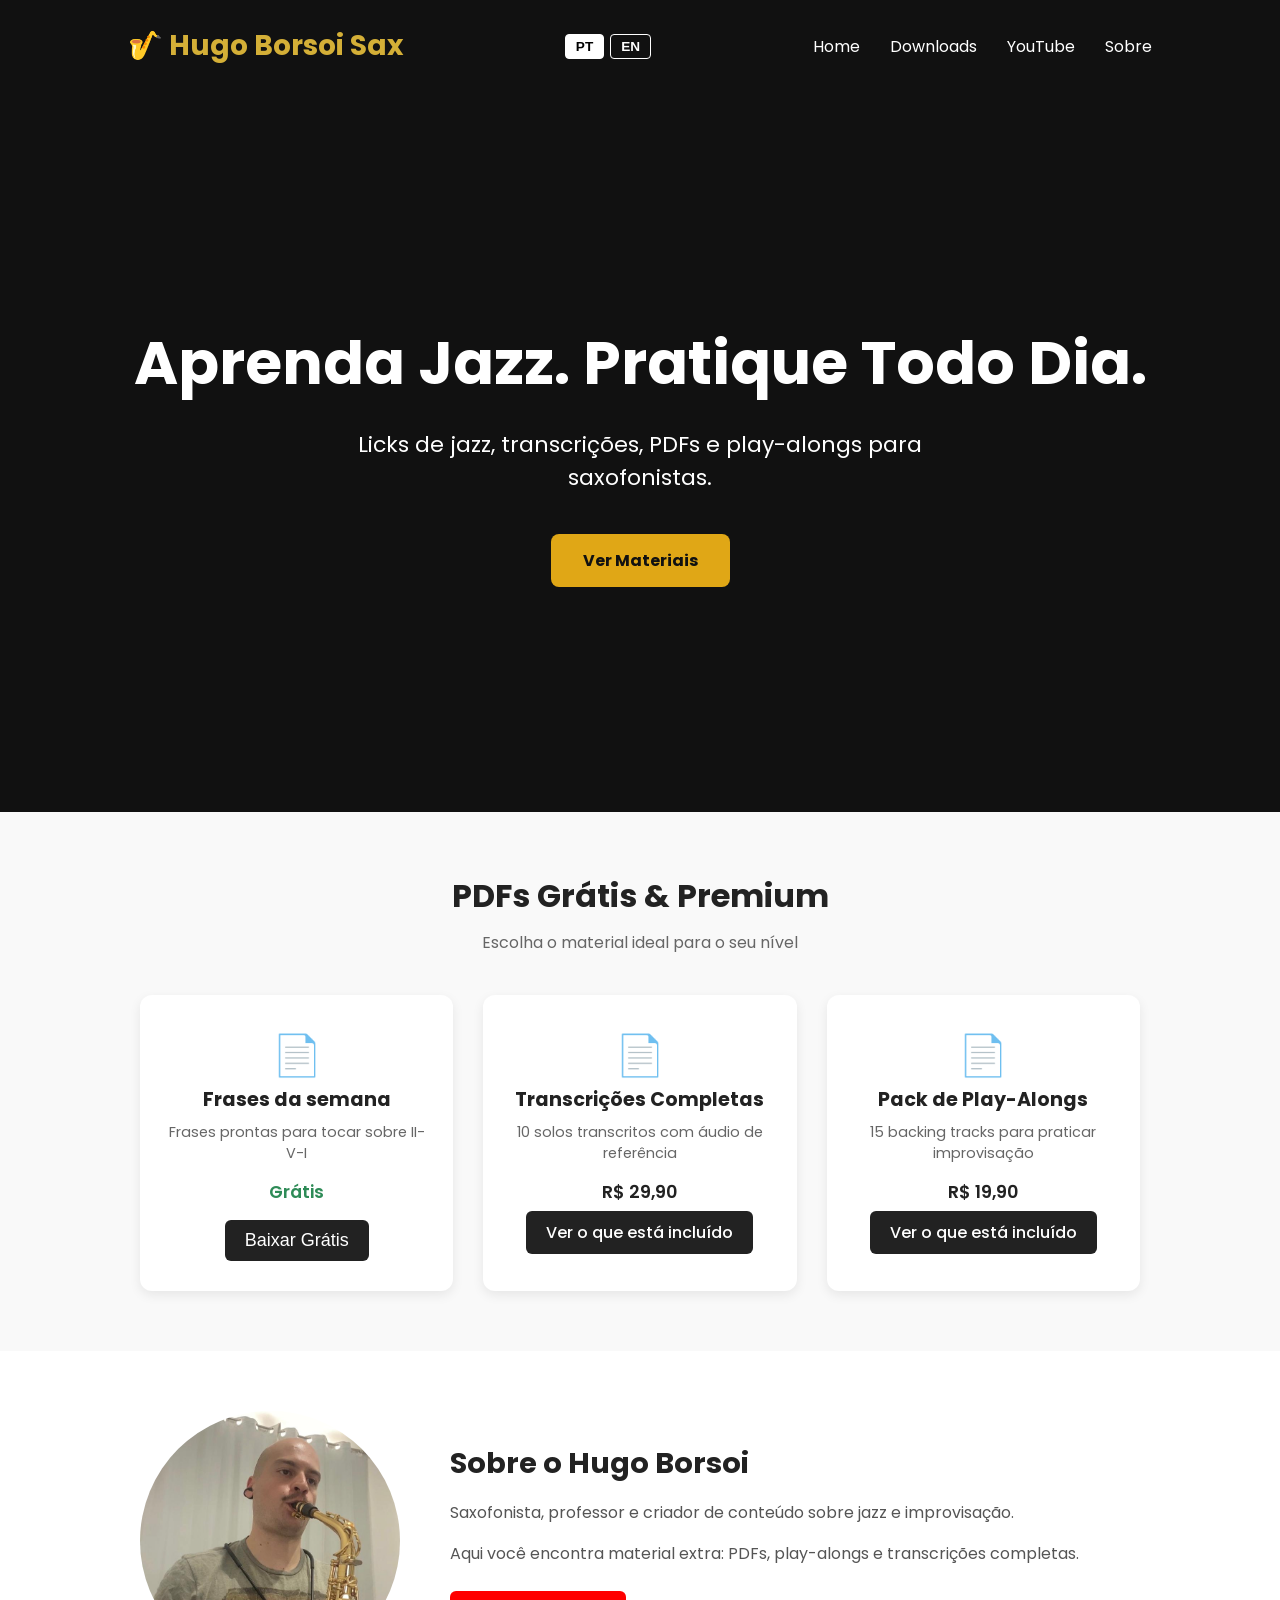
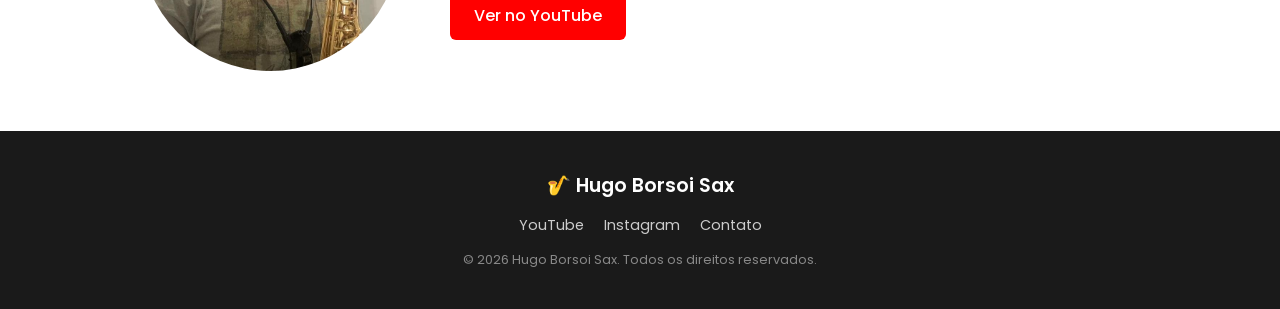
<file: index.html>
<!DOCTYPE html>
<html lang="pt-BR">
<head>
    <meta charset="UTF-8">
    <meta name="viewport" content="width=device-width, initial-scale=1.0">

    <title>Hugo Borsoi Sax | Jazz Saxophone Resources</title>
    <link rel="icon" href="favicon.ico">

    <meta name="description" content="PDFs, transcrições e play-alongs de jazz para saxofonistas. Aprenda com Hugo Borsoi.">

<meta property="og:title" content="Hugo Borsoi Sax">
<meta property="og:description" content="PDFs, transcrições e play-alongs de jazz para saxofonistas.">
<meta property="og:image" content="https://hugoborsoisax.github.io/images/hugo-borsoi.jpg">
<meta property="og:url" content="https://hugoborsoisax.github.io/">
<meta property="og:type" content="website">

    <link rel="preconnect" href="https://fonts.googleapis.com">
<link rel="preconnect" href="https://fonts.gstatic.com" crossorigin>

<link href="https://fonts.googleapis.com/css2?family=Poppins:wght@300;400;600;700&display=swap" rel="stylesheet">
    <link rel="stylesheet" href="css/style.css">
</head>

<body>

<header>

    <div class="logo">
        <span>🎷</span> Hugo Borsoi Sax
    </div>

    <button class="menu-toggle" id="menuToggle">☰</button>
    
    <div class="lang-switch">
    <button id="langPT">PT</button>
    <button id="langEN">EN</button>
    </div>

    <nav id="navMenu">
    <a href="#" data-i18n="nav_home">Home</a>
    <a href="#downloads" data-i18n="nav_downloads">Downloads</a>
    <a href="https://www.youtube.com/@HugoBorsoiSax" target="_blank" data-i18n="nav_youtube">YouTube</a>
    <a href="#about" data-i18n="nav_about">About</a>
    </nav>

</header>

<section class="hero">

    <h1 data-i18n="hero_title">Learn Jazz. Practice Every Day.</h1>

    <p data-i18n="hero_text">
    Jazz licks, transcriptions, PDFs and play-alongs
    for saxophone players.
    </p>

    <a href="#downloads" class="hero-cta" data-i18n="hero_button">Ver Materiais</a>

</section>
<section class="downloads" id="downloads">

    <h2 data-i18n="downloads_title">Free & Premium PDFs</h2>
    <p class="downloads-subtitle" data-i18n="downloads_subtitle">Escolha o material ideal para o seu nível</p>

    <div class="downloads-grid">

        <div class="download-card">
            <span style="font-size: 40px;">📄</span>
           <h3 data-i18n="card1_title">Frases da semana</h3>
            <p data-i18n="card1_text">Frases prontas para tocar sobre II-V-I</p>
            <span class="price free">Grátis</span>
            <button class="btn-download" data-product="jazz-licks-free" data-i18n="card1_button">Baixar Grátis</button>
        </div>

        <div class="download-card">
            <span style="font-size: 40px;">📄</span>
            <h3 data-i18n="card2_title">Transcrições Completas</h3>
            <p data-i18n="card2_text">10 solos transcritos com áudio de referência</p>
            <span class="price">R$ 29,90</span>
            <a href="transcricoes.html" class="btn-download" data-i18n="card2_button">Ver o que está incluído</a>
        </div>

        <div class="download-card">
            <span style="font-size: 40px;">📄</span>
            <h3 data-i18n="card3_title">Pack de Play-Alongs</h3>
            <p data-i18n="card3_text">15 backing tracks para praticar improvisação</p>
            <span class="price">R$ 19,90</span>
            <a href="play-alongs.html" class="btn-download" data-i18n="card3_button">Ver o que está incluído</a>
        </div>

    </div>

</section>
<section class="about" id="about">

    <div class="about-content">

        <img src="images/hugo-borsoi.jpg" alt="Hugo Borsoi" class="about-photo">

        <div class="about-text">
            <h2 data-i18n="about_title">Sobre o Hugo Borsoi</h2>
            <p data-i18n="about_text1">
                Saxofonista, professor e criador de conteúdo sobre jazz e improvisação.
                No meu canal do YouTube, ensino técnicas, licks e transcrições para
                quem quer sair do básico e realmente tocar jazz com fluência.
            </p>
            <p data-i18n="about_text2">
                Aqui você encontra material extra: PDFs, play-alongs e transcrições
                completas para praticar no seu ritmo.
            </p>

            <a href="https://www.youtube.com/@HugoBorsoiSax" target="_blank" class="btn-youtube" data-i18n="about_button">
                Ver no YouTube
            </a>
        </div>

    </div>

</section>
<footer>

    <div class="footer-content">

        <div class="footer-logo">
            <span>🎷 Hugo Borsoi Sax</span>
        </div>

        <div class="footer-links">
            <a href="https://www.youtube.com/@HugoBorsoiSax" target="_blank">YouTube</a>
            <a href="#" target="_blank">Instagram</a>
            <a href="mailto:seuemail@exemplo.com">Contato</a>
        </div>

        <p class="footer-copy">&copy; 2026 Hugo Borsoi Sax. Todos os direitos reservados.</p>

    </div>

</footer>

<div class="modal-overlay" id="emailModal">
    <div class="modal-box">
        <button class="modal-close" id="closeModal">&times;</button>

        <h3 data-i18n="modal_title">Quase lá! 🎷</h3>
        <p data-i18n="modal_text">Digite seu email para receber o PDF gratuito agora mesmo.</p>

        <form id="emailForm">
            <input type="email" id="emailInput" placeholder="seuemail@exemplo.com" required>
            <button type="submit" class="btn-download" data-i18n="modal_button">Enviar e Baixar</button>
        </form>

        <p class="modal-status" id="modalStatus"></p>
    </div>
</div>

<script src="js/script.js"></script>

</body>
</html>
</file>
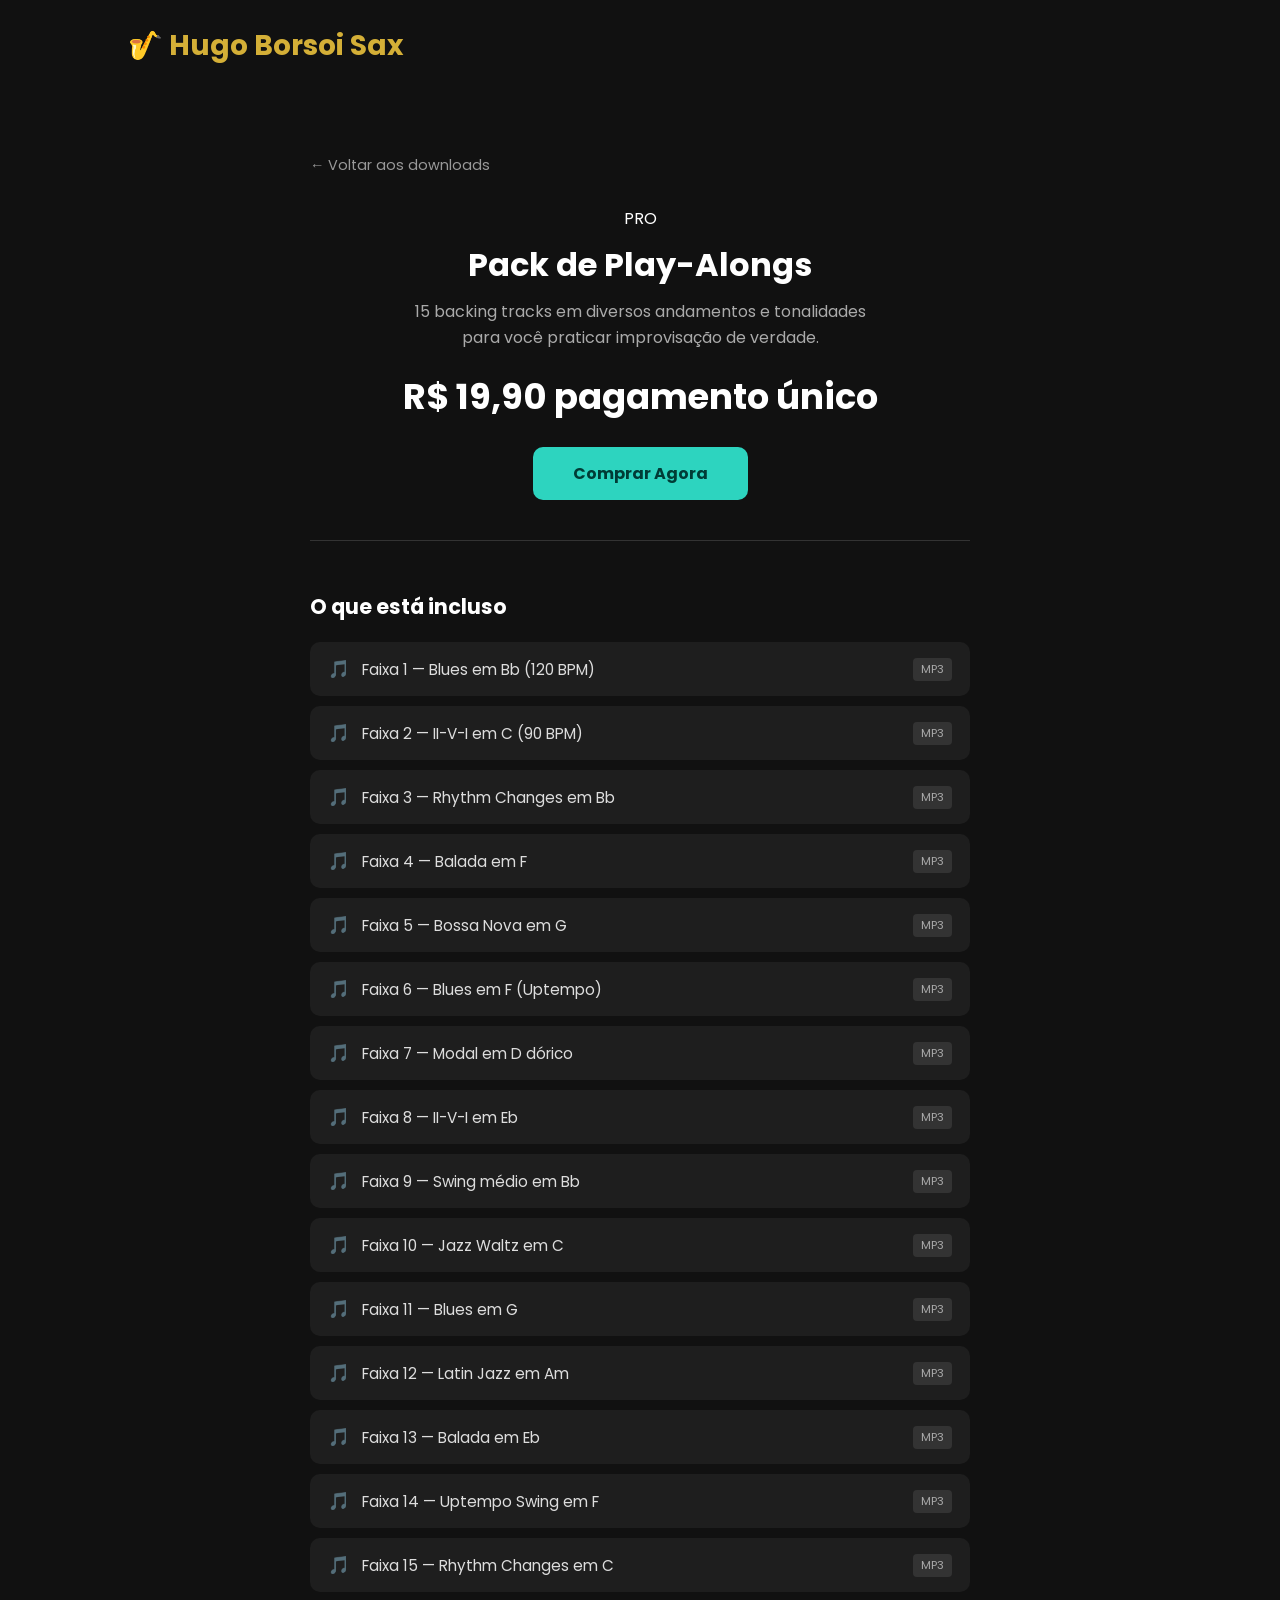
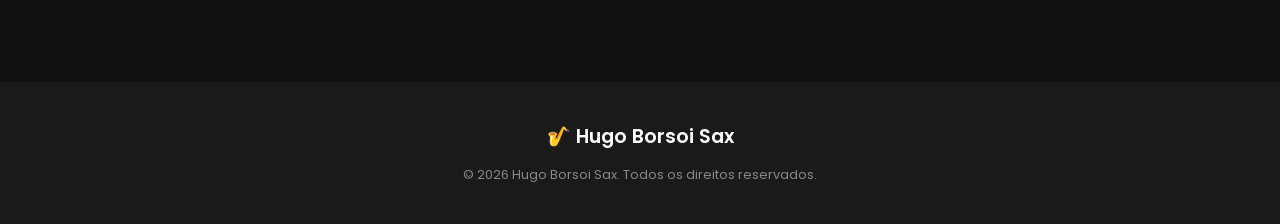
<file: play-alongs.html>
<!DOCTYPE html>
<html lang="pt-BR">
<head>
    <meta charset="UTF-8">
    <meta name="viewport" content="width=device-width, initial-scale=1.0">
    <title>Pack de Play-Alongs | Hugo Borsoi Sax</title>
    <link rel="icon" href="favicon.ico">
    <meta name="description" content="15 backing tracks para praticar improvisação em diversos tons e andamentos.">
    <link rel="preconnect" href="https://fonts.googleapis.com">
    <link rel="preconnect" href="https://fonts.gstatic.com" crossorigin>
    <link href="https://fonts.googleapis.com/css2?family=Poppins:wght@300;400;600;700&display=swap" rel="stylesheet">
    <link rel="stylesheet" href="css/style.css">
</head>
<body>

<header>
    <div class="logo">
        <a href="index.html" style="color: inherit; text-decoration: none;">🎷 Hugo Borsoi Sax</a>
    </div>
</header>

<section class="product-page">

    <a href="index.html#downloads" class="back-link">← Voltar aos downloads</a>

    <div class="product-header">
        <span class="badge pro">PRO</span>
        <h1>Pack de Play-Alongs</h1>
        <p class="product-subtitle">15 backing tracks em diversos andamentos e tonalidades para você praticar improvisação de verdade.</p>
        <div class="product-price">R$ 19,90 <span class="price-note">pagamento único</span></div>
        <a href="#" class="btn-download btn-buy" id="btnBuyPix">Comprar Agora</a>
    </div>

    <div class="file-list">
        <h2>O que está incluso</h2>

        <ul>
            <li><span class="file-icon">🎵</span> Faixa 1 — Blues em Bb (120 BPM) <span class="file-tag">MP3</span></li>
            <li><span class="file-icon">🎵</span> Faixa 2 — II-V-I em C (90 BPM) <span class="file-tag">MP3</span></li>
            <li><span class="file-icon">🎵</span> Faixa 3 — Rhythm Changes em Bb <span class="file-tag">MP3</span></li>
            <li><span class="file-icon">🎵</span> Faixa 4 — Balada em F <span class="file-tag">MP3</span></li>
            <li><span class="file-icon">🎵</span> Faixa 5 — Bossa Nova em G <span class="file-tag">MP3</span></li>
            <li><span class="file-icon">🎵</span> Faixa 6 — Blues em F (Uptempo) <span class="file-tag">MP3</span></li>
            <li><span class="file-icon">🎵</span> Faixa 7 — Modal em D dórico <span class="file-tag">MP3</span></li>
            <li><span class="file-icon">🎵</span> Faixa 8 — II-V-I em Eb <span class="file-tag">MP3</span></li>
            <li><span class="file-icon">🎵</span> Faixa 9 — Swing médio em Bb <span class="file-tag">MP3</span></li>
            <li><span class="file-icon">🎵</span> Faixa 10 — Jazz Waltz em C <span class="file-tag">MP3</span></li>
            <li><span class="file-icon">🎵</span> Faixa 11 — Blues em G <span class="file-tag">MP3</span></li>
            <li><span class="file-icon">🎵</span> Faixa 12 — Latin Jazz em Am <span class="file-tag">MP3</span></li>
            <li><span class="file-icon">🎵</span> Faixa 13 — Balada em Eb <span class="file-tag">MP3</span></li>
            <li><span class="file-icon">🎵</span> Faixa 14 — Uptempo Swing em F <span class="file-tag">MP3</span></li>
            <li><span class="file-icon">🎵</span> Faixa 15 — Rhythm Changes em C <span class="file-tag">MP3</span></li>
        </ul>
    </div>

</section>

<footer>
    <div class="footer-content">
        <div class="footer-logo">
            <span>🎷 Hugo Borsoi Sax</span>
        </div>
        <p class="footer-copy">&copy; 2026 Hugo Borsoi Sax. Todos os direitos reservados.</p>
    </div>
</footer>

<div class="modal-overlay" id="pixModal">
    <div class="modal-box pix-box">
        <button class="modal-close" id="closePixModal">&times;</button>

        <h3>Pagamento via Pix 🎷</h3>
        <p>Pacote: <strong>Pack de Play-Alongs</strong> — R$ 19,90</p>

        <img src="images/pix-qrcode.jpg" alt="QR Code Pix" class="pix-qrcode">

        <p class="pix-label">Ou copie a chave aleatória:</p>
        <div class="pix-key-box">
            <span id="pixKeyText">130ddc69-371e-4e48-bbdb-b0b6b9a3c9a7</span>
            <button id="copyPixKey">Copiar</button>
        </div>

        <div class="pix-instructions">
            <p><strong>Depois de pagar:</strong></p>
            <p>Envie o comprovante para <strong>hugojusticivil@gmail.com</strong> com seu nome e o produto comprado. Você recebe o material em até 24h.</p>
        </div>
    </div>
</div>

<script>
    const btnBuy = document.getElementById('btnBuyPix');
    const pixModal = document.getElementById('pixModal');
    const closePixModal = document.getElementById('closePixModal');
    const copyPixKey = document.getElementById('copyPixKey');
    const pixKeyText = document.getElementById('pixKeyText');

    btnBuy.addEventListener('click', (e) => {
        e.preventDefault();
        pixModal.classList.add('active');
    });

    closePixModal.addEventListener('click', () => {
        pixModal.classList.remove('active');
    });

    copyPixKey.addEventListener('click', () => {
        navigator.clipboard.writeText(pixKeyText.textContent).then(() => {
            copyPixKey.textContent = 'Copiado!';
            setTimeout(() => { copyPixKey.textContent = 'Copiar'; }, 2000);
        });
    });
</script>

</body>
</html>

</body>
</html>
</file>
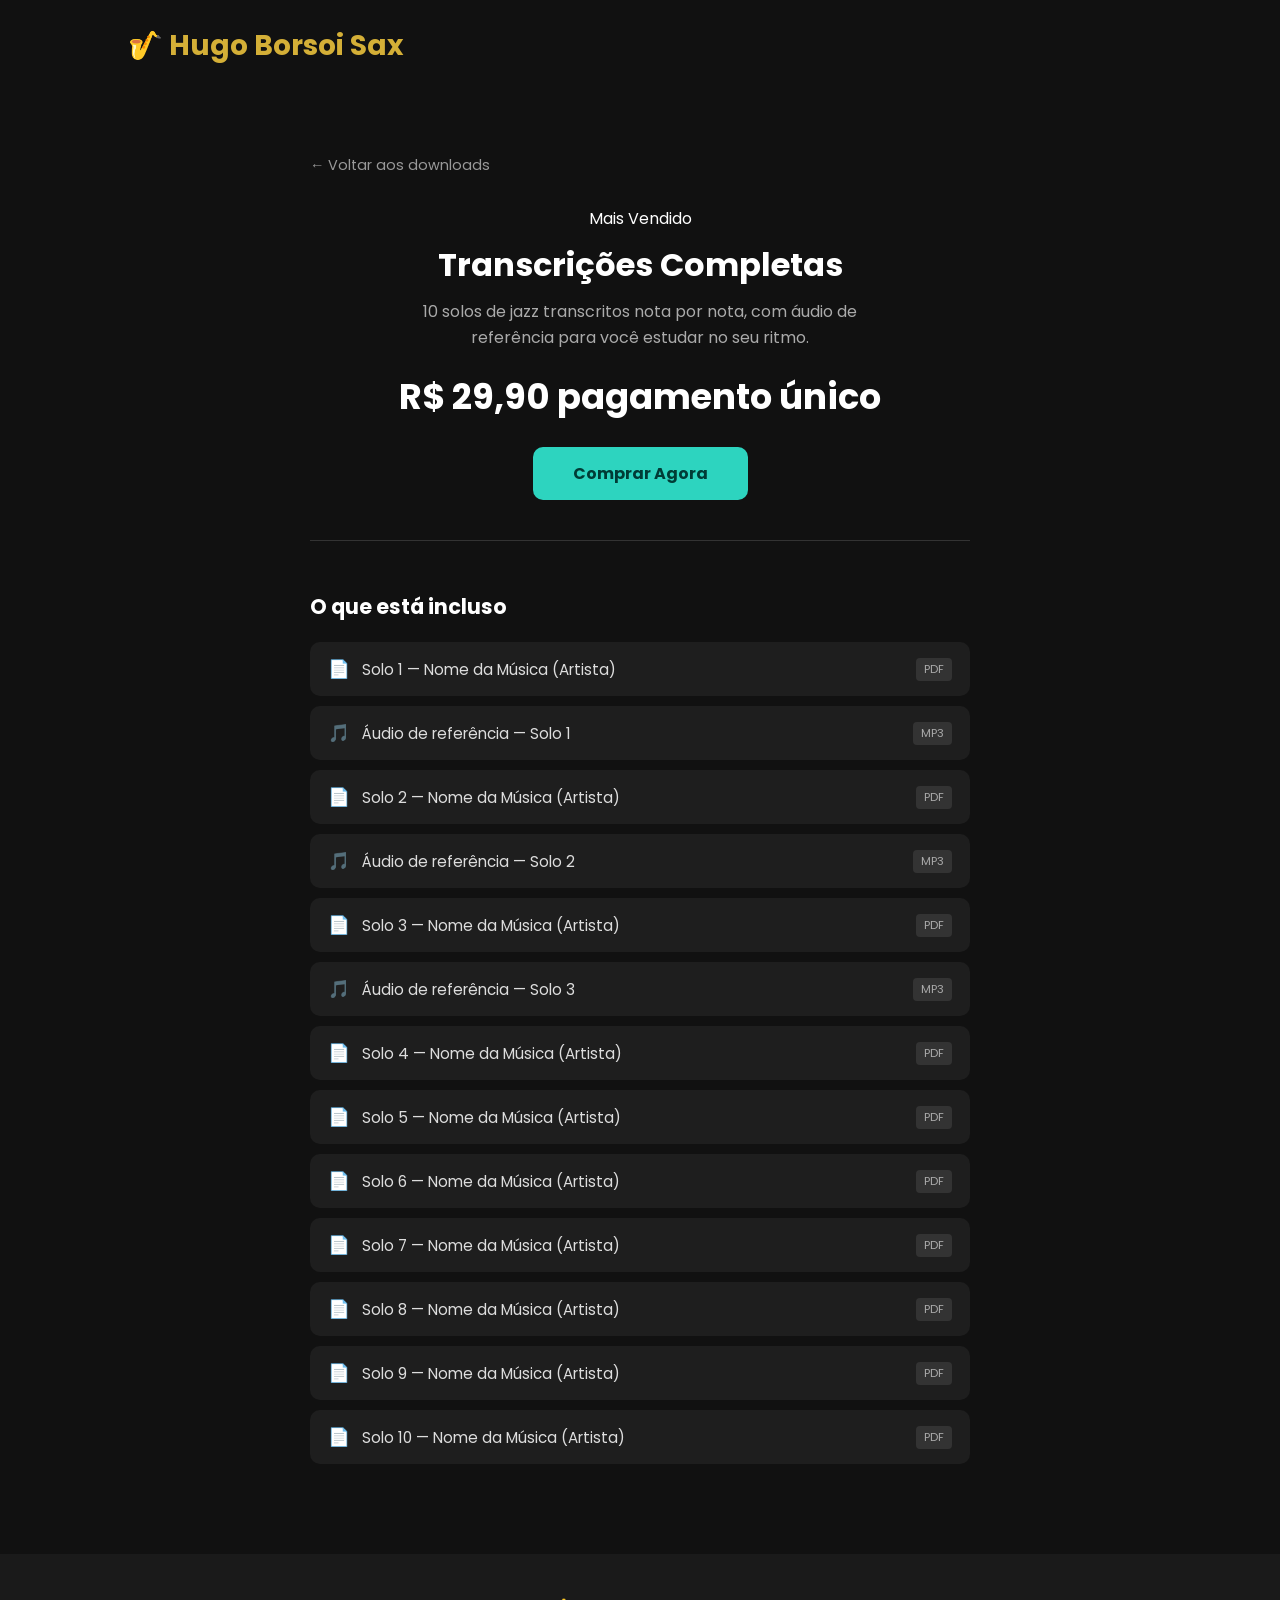
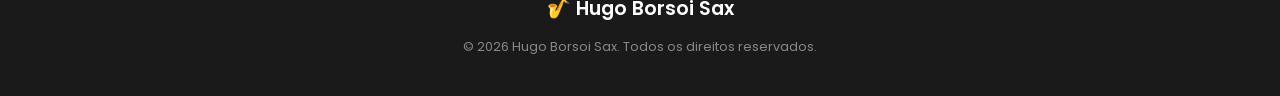
<file: transcricoes.html>
<!DOCTYPE html>
<html lang="pt-BR">
<head>
    <meta charset="UTF-8">
    <meta name="viewport" content="width=device-width, initial-scale=1.0">
    <title>Transcrições Completas | Hugo Borsoi Sax</title>
    <link rel="icon" href="favicon.ico">
    <meta name="description" content="10 solos de jazz transcritos com áudio de referência, para saxofonistas que querem estudar de verdade.">
    <link rel="preconnect" href="https://fonts.googleapis.com">
    <link rel="preconnect" href="https://fonts.gstatic.com" crossorigin>
    <link href="https://fonts.googleapis.com/css2?family=Poppins:wght@300;400;600;700&display=swap" rel="stylesheet">
    <link rel="stylesheet" href="css/style.css">
</head>
<body>

<header>
    <div class="logo">
        <a href="index.html" style="color: inherit; text-decoration: none;">🎷 Hugo Borsoi Sax</a>
    </div>
</header>

<section class="product-page">

    <a href="index.html#downloads" class="back-link">← Voltar aos downloads</a>

    <div class="product-header">
        <span class="badge">Mais Vendido</span>
        <h1>Transcrições Completas</h1>
        <p class="product-subtitle">10 solos de jazz transcritos nota por nota, com áudio de referência para você estudar no seu ritmo.</p>
        <div class="product-price">R$ 29,90 <span class="price-note">pagamento único</span></div>
        <a href="#" class="btn-download btn-buy" id="btnBuyPix">Comprar Agora</a>
    </div>

    <div class="file-list">
        <h2>O que está incluso</h2>

        <ul>
            <li><span class="file-icon">📄</span> Solo 1 — Nome da Música (Artista) <span class="file-tag">PDF</span></li>
            <li><span class="file-icon">🎵</span> Áudio de referência — Solo 1 <span class="file-tag">MP3</span></li>
            <li><span class="file-icon">📄</span> Solo 2 — Nome da Música (Artista) <span class="file-tag">PDF</span></li>
            <li><span class="file-icon">🎵</span> Áudio de referência — Solo 2 <span class="file-tag">MP3</span></li>
            <li><span class="file-icon">📄</span> Solo 3 — Nome da Música (Artista) <span class="file-tag">PDF</span></li>
            <li><span class="file-icon">🎵</span> Áudio de referência — Solo 3 <span class="file-tag">MP3</span></li>
            <li><span class="file-icon">📄</span> Solo 4 — Nome da Música (Artista) <span class="file-tag">PDF</span></li>
            <li><span class="file-icon">📄</span> Solo 5 — Nome da Música (Artista) <span class="file-tag">PDF</span></li>
            <li><span class="file-icon">📄</span> Solo 6 — Nome da Música (Artista) <span class="file-tag">PDF</span></li>
            <li><span class="file-icon">📄</span> Solo 7 — Nome da Música (Artista) <span class="file-tag">PDF</span></li>
            <li><span class="file-icon">📄</span> Solo 8 — Nome da Música (Artista) <span class="file-tag">PDF</span></li>
            <li><span class="file-icon">📄</span> Solo 9 — Nome da Música (Artista) <span class="file-tag">PDF</span></li>
            <li><span class="file-icon">📄</span> Solo 10 — Nome da Música (Artista) <span class="file-tag">PDF</span></li>
        </ul>
    </div>

</section>

<footer>
    <div class="footer-content">
        <div class="footer-logo">
            <span>🎷 Hugo Borsoi Sax</span>
        </div>
        <p class="footer-copy">&copy; 2026 Hugo Borsoi Sax. Todos os direitos reservados.</p>
    </div>
</footer>

<div class="modal-overlay" id="pixModal">
    <div class="modal-box pix-box">
        <button class="modal-close" id="closePixModal">&times;</button>

        <h3>Pagamento via Pix 🎷</h3>
        <p>Pacote: <strong>Transcrições Completas</strong> — R$ 29,90</p>

        <img src="images/pix-qrcode.jpg" alt="QR Code Pix" class="pix-qrcode">

        <p class="pix-label">Ou copie a chave aleatória:</p>
        <div class="pix-key-box">
            <span id="pixKeyText">130ddc69-371e-4e48-bbdb-b0b6b9a3c9a7</span>
            <button id="copyPixKey">Copiar</button>
        </div>

        <div class="pix-instructions">
            <p><strong>Depois de pagar:</strong></p>
            <p>Envie o comprovante para <strong>hugojusticivil@gmail.com</strong> com seu nome e o produto comprado. Você recebe o material em até 24h.</p>
        </div>
    </div>
</div>

<script>
    const btnBuy = document.getElementById('btnBuyPix');
    const pixModal = document.getElementById('pixModal');
    const closePixModal = document.getElementById('closePixModal');
    const copyPixKey = document.getElementById('copyPixKey');
    const pixKeyText = document.getElementById('pixKeyText');

    btnBuy.addEventListener('click', (e) => {
        e.preventDefault();
        pixModal.classList.add('active');
    });

    closePixModal.addEventListener('click', () => {
        pixModal.classList.remove('active');
    });

    copyPixKey.addEventListener('click', () => {
        navigator.clipboard.writeText(pixKeyText.textContent).then(() => {
            copyPixKey.textContent = 'Copiado!';
            setTimeout(() => { copyPixKey.textContent = 'Copiar'; }, 2000);
        });
    });
</script>

</body>
</html>

</body>
</html>
</file>
<file: css/style.css>
*{
    margin:0;
    padding:0;
    box-sizing:border-box;
}
html {
    scroll-behavior: smooth;
}
body{

    background:#111;

    color:white;

    font-family:'Poppins', sans-serif;

}

header{

    display:flex;

    justify-content:space-between;

    align-items:center;

    padding:25px 10%;

}

.logo{

    font-size:28px;

    font-weight:bold;

    color:#d4af37;

}

nav{

    display:flex;

    gap:30px;

}

nav a{

    color:white;

    text-decoration:none;

}

.hero{

    height:80vh;

    display:flex;

    flex-direction:column;

    justify-content:center;

    align-items:center;

    text-align:center;

    padding:20px;

}

.hero h1{

    font-size:60px;

    margin-bottom:20px;

}

.hero p{

    font-size:22px;

    max-width:700px;

    margin-bottom:40px;

}

button{

    background:#d4af37;

    color:#111;

    padding:18px 40px;

    border:none;

    border-radius:50px;

    font-size:18px;

    font-weight:600;

    cursor:pointer;

    transition:0.3s;

}

button:hover{

    transform:translateY(-4px);

    box-shadow:0 12px 30px rgba(212,175,55,.35);

}
nav a{

    color:white;

    text-decoration:none;

    transition:.3s;

}

nav a:hover{

    color:#d4af37;

}
.downloads {
    padding: 60px 40px;
    text-align: center;
    background-color: #f9f9f9;
}

.downloads h2 {
    font-size: 2rem;
    margin-bottom: 10px;
    color: #222;
}

.downloads-subtitle {
    color: #666;
    margin-bottom: 40px;
}

.downloads-grid {
    display: grid;
    grid-template-columns: repeat(auto-fit, minmax(260px, 1fr));
    gap: 30px;
    max-width: 1000px;
    margin: 0 auto;
}

.download-card {
    background: #fff;
    border-radius: 12px;
    padding: 30px 20px;
    box-shadow: 0 4px 12px rgba(0,0,0,0.08);
    transition: transform 0.2s ease;
}

.download-card:hover {
    transform: translateY(-5px);
}

.download-icon {
    width: 50px;
    margin-bottom: 15px;
}

.download-card h3 {
    font-size: 1.2rem;
    margin-bottom: 8px;
    color: #222;
}

.download-card p {
    color: #666;
    font-size: 0.9rem;
    margin-bottom: 15px;
}

.price {
    display: block;
    font-weight: 600;
    font-size: 1.1rem;
    margin-bottom: 15px;
    color: #222;
}

.price.free {
    color: #2e8b57;
}

.btn-download {
    background-color: #222;
    color: #fff;
    border: none;
    padding: 10px 20px;
    border-radius: 6px;
    cursor: pointer;
    font-weight: 500;
    transition: background 0.2s ease;
    text-decoration: none;
}

.btn-download:hover {
    background-color: #444;
}

.modal-overlay {
    display: none;
    position: fixed;
    inset: 0;
    background: rgba(0,0,0,0.6);
    align-items: center;
    justify-content: center;
    z-index: 1000;
}

.modal-overlay.active {
    display: flex;
}

.modal-box {
    background: #fff;
    padding: 35px 30px;
    border-radius: 14px;
    max-width: 380px;
    width: 90%;
    text-align: center;
    position: relative;
    animation: popIn 0.25s ease;
}

@keyframes popIn {
    from { transform: scale(0.9); opacity: 0; }
    to { transform: scale(1); opacity: 1; }
}

.modal-close {
    position: absolute;
    top: 12px;
    right: 16px;
    background: none;
    border: none;
    font-size: 1.5rem;
    cursor: pointer;
    color: #888;
}

.modal-box h3 {
    margin-bottom: 8px;
}

.modal-box p {
    color: #666;
    font-size: 0.9rem;
    margin-bottom: 20px;
}

#emailForm {
    display: flex;
    flex-direction: column;
    gap: 12px;
}

#emailInput {
    padding: 12px;
    border: 1px solid #ccc;
    border-radius: 6px;
    font-size: 1rem;
}

.modal-status {
    margin-top: 12px;
    font-size: 0.85rem;
    color: #2e8b57;
}

.about {
    padding: 60px 40px;
    background-color: #fff;
}

.about-content {
    display: flex;
    align-items: center;
    gap: 50px;
    max-width: 1000px;
    margin: 0 auto;
    flex-wrap: wrap;
}

.about-photo {
    width: 260px;
    height: 260px;
    object-fit: cover;
    border-radius: 50%;
    flex-shrink: 0;
}

.about-text {
    flex: 1;
    min-width: 260px;
}

.about-text h2 {
    font-size: 1.8rem;
    margin-bottom: 15px;
    color: #222;
}

.about-text p {
    color: #555;
    margin-bottom: 15px;
    line-height: 1.6;
}

.btn-youtube {
    display: inline-block;
    margin-top: 10px;
    background-color: #ff0000;
    color: #fff;
    padding: 12px 24px;
    border-radius: 6px;
    text-decoration: none;
    font-weight: 500;
    transition: background 0.2s ease;
}

.btn-youtube:hover {
    background-color: #cc0000;
}

footer {
    background-color: #1a1a1a;
    color: #ccc;
    padding: 40px;
    text-align: center;
}

.footer-content {
    max-width: 800px;
    margin: 0 auto;
}

.footer-logo {
    font-size: 1.2rem;
    font-weight: 600;
    color: #fff;
    margin-bottom: 15px;
}

.footer-links {
    display: flex;
    justify-content: center;
    gap: 20px;
    margin-bottom: 15px;
    flex-wrap: wrap;
}

.footer-links a {
    color: #ccc;
    text-decoration: none;
    font-size: 0.9rem;
    transition: color 0.2s ease;
}

.footer-links a:hover {
    color: #fff;
}

.footer-copy {
    font-size: 0.8rem;
    color: #888;
}

/* Botão hambúrguer escondido no desktop */
.menu-toggle {
    display: none;
    background: none;
    border: none;
    font-size: 1.8rem;
    cursor: pointer;
    color: #fff;
}

/* ===== TABLET ===== */
@media (max-width: 900px) {
    .hero h1 {
        font-size: 1.8rem;
    }

    .about-content {
        flex-direction: column;
        text-align: center;
    }

    .about-photo {
        width: 200px;
        height: 200px;
    }
}

/* ===== CELULAR ===== */
@media (max-width: 640px) {

    header {
        flex-wrap: wrap;
        padding: 15px 20px;
    }

    .menu-toggle {
        display: block;
    }

    nav {
        display: none;
        flex-direction: column;
        width: 100%;
        gap: 0;
        margin-top: 15px;
    }

    nav.active {
        display: flex;
    }

    nav a {
        padding: 12px 0;
        border-top: 1px solid #eee;
        text-align: center;
    }

    .hero {
        padding: 60px 20px;
    }

    .hero h1 {
        font-size: 1.5rem;
    }

    .hero p {
        font-size: 0.95rem;
    }

    .downloads,
    .about {
        padding: 40px 20px;
    }

    .downloads-grid {
        grid-template-columns: 1fr;
    }

    .about-photo {
        width: 160px;
        height: 160px;
    }

    footer {
        padding: 30px 20px;
    }

    .modal-box {
        padding: 25px 20px;
    }
}

.lang-switch {
    display: flex;
    gap: 6px;
}

.lang-switch button {
    background: none;
    border: 1px solid #fff;
    color: #fff;
    padding: 4px 10px;
    border-radius: 4px;
    cursor: pointer;
    font-size: 0.85rem;
    transition: background 0.2s ease;
}

.lang-switch button.active-lang {
    background: #fff;
    color: #000;
    font-weight: 600;
}

.pricing-card a.btn-download {
    display: block;
    text-decoration: none;
    text-align: center;
}

.product-page {
    max-width: 700px;
    margin: 0 auto;
    padding: 60px 20px 80px;
    color: #fff;
}

.back-link {
    display: inline-block;
    color: #999;
    text-decoration: none;
    font-size: 0.9rem;
    margin-bottom: 30px;
}

.back-link:hover {
    color: #fff;
}

.product-header {
    text-align: center;
    margin-bottom: 50px;
    padding-bottom: 40px;
    border-bottom: 1px solid #333;
}

.product-header h1 {
    font-size: 2rem;
    margin: 10px 0;
}

.product-subtitle {
    color: #aaa;
    max-width: 480px;
    margin: 0 auto 20px;
    line-height: 1.6;
}

.product-price {
    font-size: 2.2rem;
    font-weight: 700;
    margin-bottom: 24px;
}

.btn-buy {
    display: inline-block;
    width: auto;
    padding: 14px 40px;
    background-color: #2dd4bf;
    color: #003c36;
    border-radius: 10px;
    font-weight: 700;
    text-decoration: none;
}

.file-list h2 {
    font-size: 1.3rem;
    margin-bottom: 20px;
}

.file-list ul {
    list-style: none;
    padding: 0;
}

.file-list li {
    display: flex;
    align-items: center;
    gap: 12px;
    background-color: #1e1e1e;
    padding: 14px 18px;
    border-radius: 10px;
    margin-bottom: 10px;
    font-size: 0.95rem;
    color: #ddd;
}

.file-icon {
    font-size: 1.1rem;
}

.file-tag {
    margin-left: auto;
    font-size: 0.7rem;
    background-color: #333;
    color: #aaa;
    padding: 3px 8px;
    border-radius: 4px;
    text-transform: uppercase;
}

.pix-box {
    max-width: 420px;
}

.pix-qrcode {
    width: 200px;
    height: 200px;
    margin: 20px auto;
    display: block;
    border-radius: 8px;
}

.pix-label {
    font-size: 0.85rem;
    color: #666;
    margin-bottom: 8px;
}

.pix-key-box {
    display: flex;
    align-items: center;
    justify-content: space-between;
    background-color: #f3f3f3;
    border-radius: 8px;
    padding: 10px 14px;
    margin-bottom: 20px;
}

.pix-key-box span {
    font-size: 0.8rem;
    color: #333;
    word-break: break-all;
    text-align: left;
}

.pix-key-box button {
    background-color: #2dd4bf;
    color: #003c36;
    border: none;
    padding: 6px 14px;
    border-radius: 6px;
    font-size: 0.8rem;
    font-weight: 600;
    cursor: pointer;
    flex-shrink: 0;
    margin-left: 10px;
}

.pix-instructions {
    background-color: #fff8e6;
    border-radius: 8px;
    padding: 14px;
    text-align: left;
    font-size: 0.85rem;
    color: #555;
}

.pix-instructions p {
    margin-bottom: 6px;
}

.hero-cta {
    display: inline-block;
    background-color: #e0a716;
    color: #111;
    padding: 14px 32px;
    border-radius: 8px;
    font-weight: 700;
    text-decoration: none;
    transition: background 0.2s ease;
}

.hero-cta:hover {
    background-color: #c99311;
}
</file>
